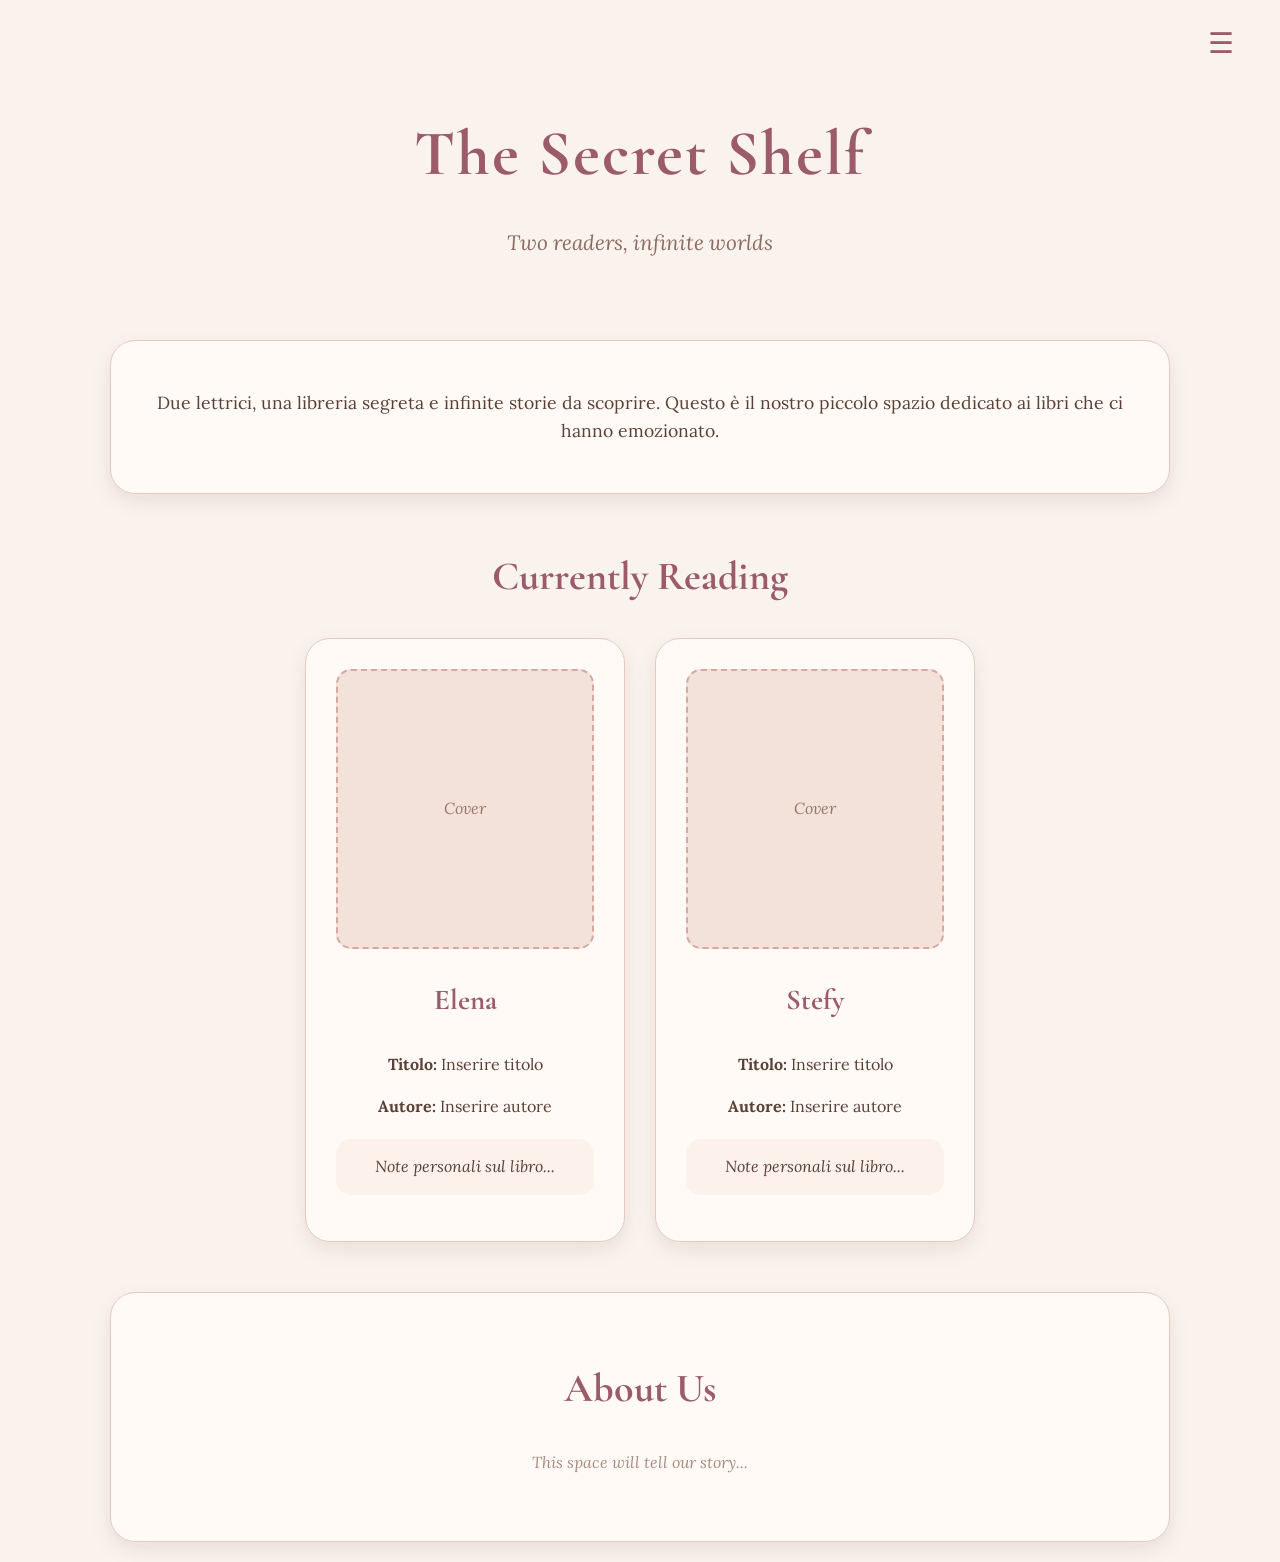
<file: index.html>
<!DOCTYPE html>
<html lang="it">

<head>
    <meta charset="UTF-8">
    <meta name="viewport" content="width=device-width, initial-scale=1.0">
    <title>The Secret Shelf</title>
    <link rel="stylesheet" href="style.css">
</head>

<body>

    <header class="hero">
        <h1>The Secret Shelf</h1>
        <p class="subtitle">Two readers, infinite worlds</p>
    </header>

    <main>

        <section class="intro card">
            <p>
                Due lettrici, una libreria segreta e infinite storie da scoprire.
                Questo è il nostro piccolo spazio dedicato ai libri che ci hanno emozionato.
            </p>
        </section>

        <section class="currently-reading">
            <h2>Currently Reading</h2>

            <div class="reading-container">

                <div class="book-card">
                    <div class="cover-placeholder">Cover</div>
                    <h3>Elena</h3>
                    <p><strong>Titolo:</strong> Inserire titolo</p>
                    <p><strong>Autore:</strong> Inserire autore</p>
                    <p class="notes">Note personali sul libro...</p>
                </div>

                <div class="book-card">
                    <div class="cover-placeholder">Cover</div>
                    <h3>Stefy</h3>
                    <p><strong>Titolo:</strong> Inserire titolo</p>
                    <p><strong>Autore:</strong> Inserire autore</p>
                    <p class="notes">Note personali sul libro...</p>
                </div>

            </div>
        </section>

        <section class="about card">
            <h2>About Us</h2>
            <p class="empty-space">
                This space will tell our story...
            </p>
        </section>

    </main>

    <script src="menu.js"></script>

</body>
</html>



</body>

</html>
</file>
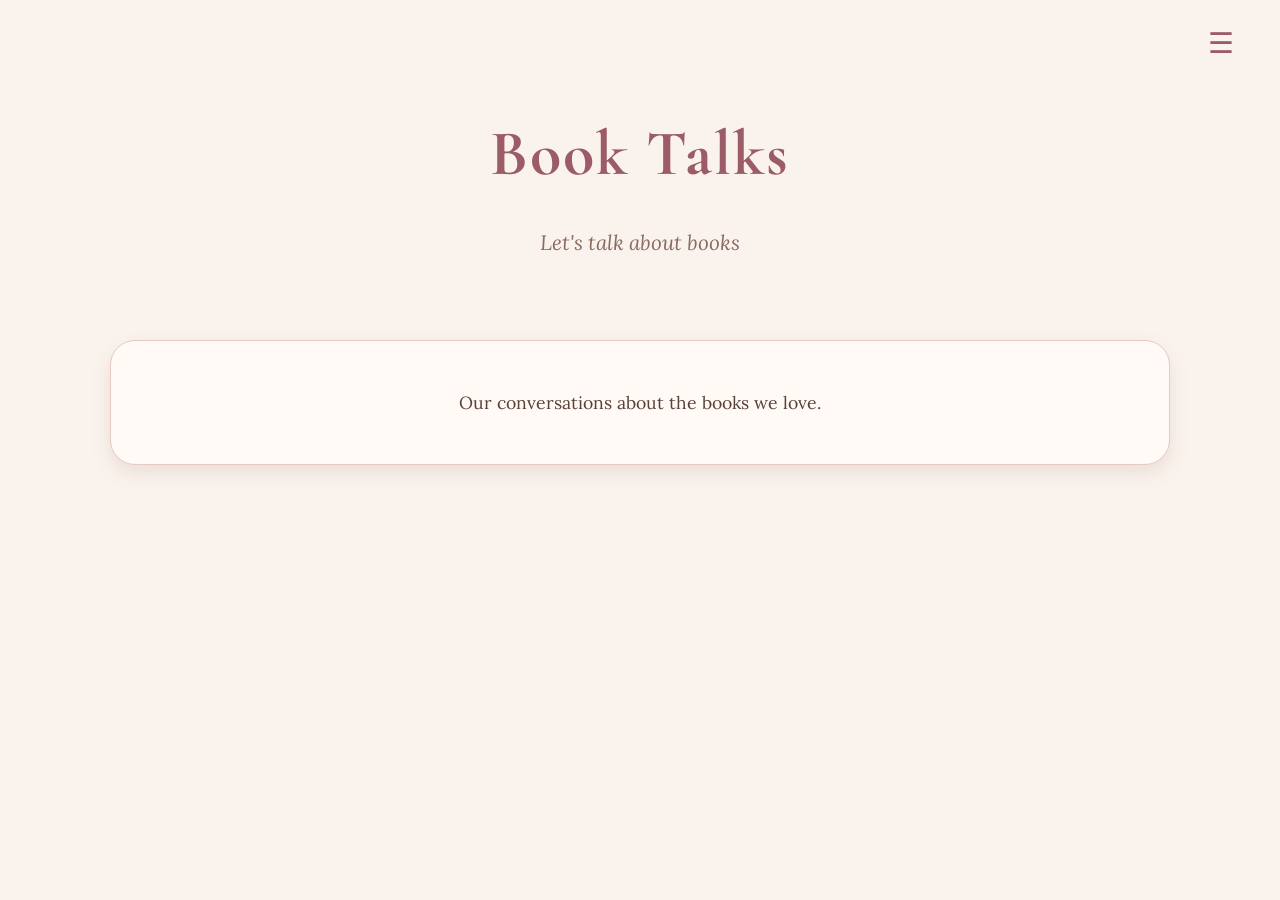
<file: book-talks.html>
<!DOCTYPE html>
<html lang="it">
<head>
    <meta charset="UTF-8">
    <meta name="viewport" content="width=device-width, initial-scale=1.0">
    <title>Book Talks | The Secret Shelf</title>
    <link rel="stylesheet" href="style.css">
</head>
<body>

    <header class="hero">
        <h1>Book Talks</h1>
        <p class="subtitle">Let's talk about books</p>
    </header>

    <main>
        <section class="intro card">
            <p>Our conversations about the books we love.</p>
        </section>
    </main>

    <script src="menu.js"></script>
</body>
</html>
</file>
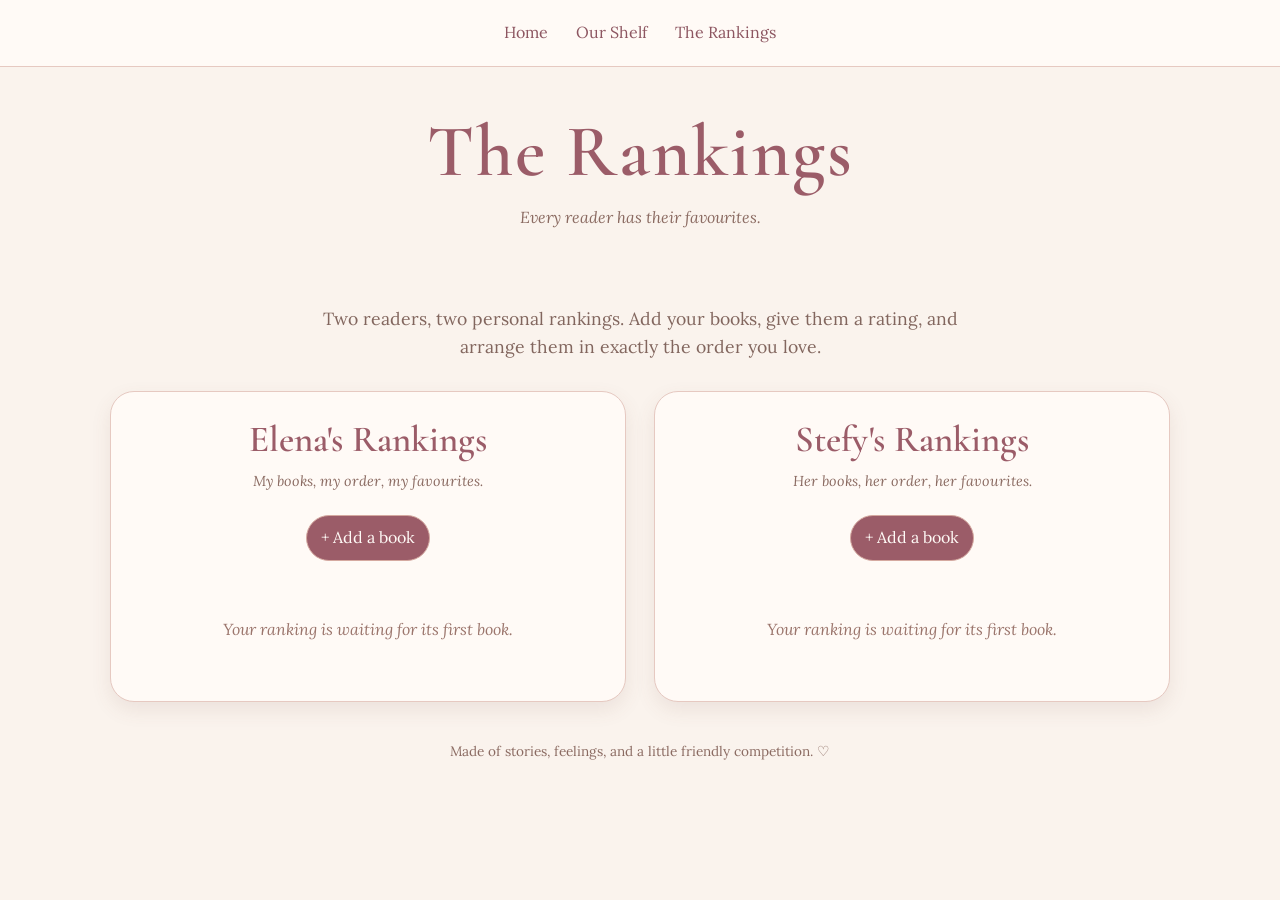
<file: rankings.html>
<!DOCTYPE html>
<html lang="en">
<head>
  <meta charset="UTF-8">
  <meta name="viewport" content="width=device-width, initial-scale=1.0">
  <title>The Rankings | The Secret Shelf</title>
  <link rel="stylesheet" href="style.css">
  <link rel="preconnect" href="https://fonts.googleapis.com">
  <link rel="preconnect" href="https://fonts.gstatic.com" crossorigin>
  <link href="https://fonts.googleapis.com/css2?family=Cormorant+Garamond:wght@500;600;700&family=Lora:wght@400;500&display=swap" rel="stylesheet">

  <style>
    * { box-sizing: border-box; }

    body {
      margin: 0;
      background: #faf3ed;
      color: #5b4038;
      font-family: 'Lora', serif;
      line-height: 1.6;
    }

    .top-nav {
      padding: 16px 20px;
      background: #fffaf6;
      border-bottom: 1px solid #e6c9c1;
      text-align: center;
    }

    .top-nav a {
      display: inline-block;
      margin: 4px 12px;
      color: #8d5661;
      text-decoration: none;
    }

    .top-nav a:hover { text-decoration: underline; }

    .hero {
      padding: 45px 20px 25px;
      text-align: center;
    }

    .hero h1 {
      margin: 0;
      color: #9b5c68;
      font: 600 clamp(3rem, 7vw, 4.6rem)/1.1 'Cormorant Garamond', Georgia, serif;
    }

    .hero p {
      margin: 12px 0;
      color: #8b6b62;
      font-style: italic;
    }

    main {
      width: min(1200px, 100%);
      margin: auto;
      padding: 20px;
    }

    .intro {
      max-width: 650px;
      margin: 0 auto 30px;
      text-align: center;
    }

    .intro p { color: #82665e; }

    .rankings-container {
      display: grid;
      grid-template-columns: repeat(2, minmax(0, 1fr));
      gap: 28px;
      align-items: start;
    }

    .ranking-section {
      min-width: 0;
      padding: 25px;
      background: #fffaf6;
      border: 1px solid #e6c9c1;
      border-radius: 24px;
      box-shadow: 0 8px 20px rgba(120, 80, 70, .10);
    }

    .ranking-section h2 {
      margin: 0 0 8px;
      color: #9b5c68;
      font: 600 2.3rem 'Cormorant Garamond', Georgia, serif;
      text-align: center;
    }

    .section-description {
      margin: 0 0 22px;
      color: #8b6b62;
      text-align: center;
      font-size: .9rem;
      font-style: italic;
    }

    button { font: inherit; }

    .add-button, .save-button, .cancel-button,
    .edit-button, .delete-button, .move-button {
      padding: 9px 14px;
      border: 1px solid #d5a9a0;
      border-radius: 25px;
      cursor: pointer;
      transition: background .2s ease, transform .2s ease;
    }

    .add-button, .save-button {
      background: #9b5c68;
      color: #fffaf6;
    }

    .add-button {
      display: block;
      margin: 0 auto 22px;
    }

    .add-button:hover, .save-button:hover {
      background: #824956;
    }

    button:hover { transform: translateY(-1px); }

    button:disabled {
      opacity: .4;
      cursor: not-allowed;
      transform: none;
    }

    .book-form[hidden] { display: none !important; }

    .book-form {
      margin-bottom: 24px;
      padding: 18px;
      background: #fdf1eb;
      border: 1px solid #e6c9c1;
      border-radius: 18px;
    }

    .book-form h3 {
      margin: 0 0 15px;
      color: #9b5c68;
      font: 600 1.8rem 'Cormorant Garamond', Georgia, serif;
    }

    .book-form label {
      display: block;
      margin: 13px 0;
      font-size: .95rem;
    }

    .book-form input[type="text"],
    .book-form select,
    .book-form textarea {
      display: block;
      width: 100%;
      margin-top: 6px;
      padding: 10px;
      border: 1px solid #d5a9a0;
      border-radius: 10px;
      background: #fffaf6;
      color: #5b4038;
      font: inherit;
    }

    .book-form input[type="file"] {
      display: block;
      width: 100%;
      margin-top: 8px;
      font: inherit;
    }

    .cover-preview {
      width: min(100%, 200px);
      aspect-ratio: 1;
      margin: 15px auto;
      overflow: hidden;
      border: 2px dashed #d5a9a0;
      border-radius: 12px;
      background: #f8eee8;
    }

    .cover-preview[hidden] { display: none !important; }

    .cover-preview img {
      width: 100%;
      height: 100%;
      object-fit: contain;
    }

    .form-buttons, .book-actions, .move-actions {
      display: flex;
      flex-wrap: wrap;
      justify-content: center;
      gap: 8px;
      margin-top: 14px;
    }

    .cancel-button, .edit-button, .move-button {
      background: #f3e2da;
      color: #704b43;
    }

    .delete-button {
      background: #fffaf6;
      border-color: #c98d91;
      color: #9b3f4d;
    }

    .ranking-list {
      display: flex;
      flex-direction: column;
      gap: 15px;
    }

    .rank-card {
      position: relative;
      min-width: 0;
      padding: 16px;
      background: #fffdfb;
      border: 1px solid #ead5cd;
      border-radius: 18px;
      overflow-wrap: anywhere;
    }

    .rank-card.first-place {
      background: #fcf0e0;
      border: 1px solid #d6b477;
      box-shadow: 0 5px 15px rgba(160, 120, 60, .12);
    }

    .rank-heading {
      display: flex;
      align-items: center;
      gap: 12px;
      margin-bottom: 12px;
    }

    .rank-number {
      display: flex;
      flex: 0 0 48px;
      width: 48px;
      height: 48px;
      align-items: center;
      justify-content: center;
      border: 1px solid #d5a9a0;
      border-radius: 50%;
      background: #f3e2da;
      color: #824956;
      font: 700 1.35rem 'Cormorant Garamond', Georgia, serif;
    }

    .first-place .rank-number {
      background: #ead19b;
      border-color: #c6a25b;
      color: #65451e;
    }

    .rank-label {
      color: #8b6b62;
      font-size: .76rem;
      letter-spacing: 1.4px;
      text-transform: uppercase;
    }

    .rank-content {
      display: grid;
      grid-template-columns: minmax(90px, 120px) minmax(0, 1fr);
      gap: 15px;
      align-items: start;
    }

    .cover-placeholder {
      display: flex;
      width: 100%;
      aspect-ratio: 1 / 1;
      align-items: center;
      justify-content: center;
      overflow: hidden;
      background: #f8eee8;
      border: 2px dashed #d5a9a0;
      border-radius: 10px;
      color: #9b756c;
      font-size: .8rem;
      text-align: center;
    }

    .cover-placeholder img {
      display: block;
      width: 100%;
      height: 100%;
      object-fit: contain;
    }

    .rank-card h3 {
      margin: 0 0 5px;
      color: #9b5c68;
      font: 600 1.65rem/1.2 'Cormorant Garamond', Georgia, serif;
    }

    .rank-author {
      margin: 0 0 9px;
      color: #82665e;
      font-size: .9rem;
    }

    .rank-rating {
      margin: 6px 0;
      color: #b47c38;
      letter-spacing: 1px;
    }

    .rank-review {
      margin: 12px 0 0;
      padding: 10px;
      background: #fdf1eb;
      border-radius: 10px;
      white-space: pre-wrap;
      overflow-wrap: anywhere;
      font-size: .9rem;
    }

    .rank-review:empty { display: none; }

    .empty-message {
      color: #9b756c;
      font-style: italic;
      text-align: center;
      padding: 18px 8px;
    }

    .empty-message[hidden] { display: none !important; }

    .footer-note {
      padding: 25px 10px 40px;
      color: #8b6b62;
      font-size: .85rem;
      text-align: center;
    }

    @media (max-width: 820px) {
      .rankings-container { grid-template-columns: 1fr; }
    }

    @media (max-width: 430px) {
      main { padding: 12px; }
      .ranking-section { padding: 16px; }
      .rank-content { grid-template-columns: 90px minmax(0, 1fr); gap: 12px; }
      .rank-card { padding: 12px; }
    }
  </style>
</head>

<body>
  <nav class="top-nav" aria-label="Main navigation">
    <a href="index.html">Home</a>
    <a href="shelf.html">Our Shelf</a>
    <a href="rankings.html">The Rankings</a>
  </nav>

  <header class="hero">
    <h1>The Rankings</h1>
    <p>Every reader has their favourites.</p>
  </header>

  <main>
    <div class="intro">
      <p>
        Two readers, two personal rankings. Add your books, give them a rating,
        and arrange them in exactly the order you love.
      </p>
    </div>

    <div class="rankings-container">

      <section class="ranking-section" data-ranking="elena">
        <h2>Elena's Rankings</h2>
        <p class="section-description">My books, my order, my favourites.</p>
        <button class="add-button" type="button">+ Add a book</button>

        <form class="book-form" hidden>
          <h3>Add a book</h3>

          <label>
            Cover image
            <input name="cover" type="file" accept="image/*">
          </label>

          <div class="cover-preview" hidden>
            <img alt="Cover preview">
          </div>

          <label>
            Title *
            <input name="title" type="text" required maxlength="160"
                   placeholder="Book title">
          </label>

          <label>
            Author *
            <input name="author" type="text" required maxlength="120"
                   placeholder="Author's name">
          </label>

          <label>
            My rating
            <select name="rating">
              <option value="5">★★★★★</option>
              <option value="4">★★★★☆</option>
              <option value="3">★★★☆☆</option>
              <option value="2">★★☆☆☆</option>
              <option value="1">★☆☆☆☆</option>
            </select>
          </label>

          <label>
            Why is it on my ranking? (optional)
            <textarea name="review" rows="3"
                      placeholder="A favourite quote, a feeling, a memory..."></textarea>
          </label>

          <div class="form-buttons">
            <button class="save-button" type="submit">Save book</button>
            <button class="cancel-button" type="button">Cancel</button>
          </div>
        </form>

        <div class="ranking-list"></div>
        <p class="empty-message">Your ranking is waiting for its first book.</p>
      </section>

      <section class="ranking-section" data-ranking="stefy">
        <h2>Stefy's Rankings</h2>
        <p class="section-description">Her books, her order, her favourites.</p>
        <button class="add-button" type="button">+ Add a book</button>

        <form class="book-form" hidden>
          <h3>Add a book</h3>

          <label>
            Cover image
            <input name="cover" type="file" accept="image/*">
          </label>

          <div class="cover-preview" hidden>
            <img alt="Cover preview">
          </div>

          <label>
            Title *
            <input name="title" type="text" required maxlength="160"
                   placeholder="Book title">
          </label>

          <label>
            Author *
            <input name="author" type="text" required maxlength="120"
                   placeholder="Author's name">
          </label>

          <label>
            My rating
            <select name="rating">
              <option value="5">★★★★★</option>
              <option value="4">★★★★☆</option>
              <option value="3">★★★☆☆</option>
              <option value="2">★★☆☆☆</option>
              <option value="1">★☆☆☆☆</option>
            </select>
          </label>

          <label>
            Why is it on my ranking? (optional)
            <textarea name="review" rows="3"
                      placeholder="A favourite quote, a feeling, a memory..."></textarea>
          </label>

          <div class="form-buttons">
            <button class="save-button" type="submit">Save book</button>
            <button class="cancel-button" type="button">Cancel</button>
          </div>
        </form>

        <div class="ranking-list"></div>
        <p class="empty-message">Your ranking is waiting for its first book.</p>
      </section>

    </div>

    <p class="footer-note">
      Made of stories, feelings, and a little friendly competition. ♡
    </p>
  </main>

  <script>
    (function () {
      "use strict";

      // Separate storage from Our Shelf and between Elena and Stefy.
      const STORAGE_KEY = "theSecretShelfRankings_v1";

      function emptyRankings() {
        return { elena: [], stefy: [] };
      }

      function loadRankings() {
        try {
          const saved = localStorage.getItem(STORAGE_KEY);
          if (!saved) return emptyRankings();

          const parsed = JSON.parse(saved);
          return {
            elena: Array.isArray(parsed.elena) ? parsed.elena : [],
            stefy: Array.isArray(parsed.stefy) ? parsed.stefy : []
          };
        } catch (error) {
          alert("The saved rankings could not be read.");
          return emptyRankings();
        }
      }

      let rankings = loadRankings();

      function persistRankings() {
        try {
          localStorage.setItem(STORAGE_KEY, JSON.stringify(rankings));
          return true;
        } catch (error) {
          alert("The ranking could not be saved. Try using a smaller cover image.");
          return false;
        }
      }

      function makeId() {
        if (window.crypto && typeof window.crypto.randomUUID === "function") {
          return window.crypto.randomUUID();
        }
        return String(Date.now()) + Math.random().toString(16).slice(2);
      }

      function prepareCover(file) {
        return new Promise(function (resolve, reject) {
          if (!file) {
            resolve(null);
            return;
          }

          if (!file.type.startsWith("image/")) {
            reject(new Error("Please choose an image file."));
            return;
          }

          const reader = new FileReader();

          reader.onerror = function () {
            reject(new Error("The cover image could not be read."));
          };

          reader.onload = function () {
            const image = new Image();

            image.onerror = function () {
              reject(new Error("The selected image could not be opened."));
            };

            image.onload = function () {
              const maxSide = 600;
              const scale = Math.min(
                1,
                maxSide / Math.max(image.naturalWidth, image.naturalHeight)
              );

              const canvas = document.createElement("canvas");
              canvas.width = Math.max(1, Math.round(image.naturalWidth * scale));
              canvas.height = Math.max(1, Math.round(image.naturalHeight * scale));

              const context = canvas.getContext("2d");
              if (!context) {
                reject(new Error("The cover could not be processed."));
                return;
              }

              context.fillStyle = "#fffaf6";
              context.fillRect(0, 0, canvas.width, canvas.height);
              context.drawImage(image, 0, 0, canvas.width, canvas.height);

              try {
                resolve(canvas.toDataURL("image/jpeg", 0.78));
              } catch (error) {
                reject(new Error("The cover could not be prepared."));
              }
            };

            image.src = reader.result;
          };

          reader.readAsDataURL(file);
        });
      }

      function renderRanking(key) {
        const section = document.querySelector('[data-ranking="' + key + '"]');
        const list = section.querySelector(".ranking-list");
        const empty = section.querySelector(".empty-message");

        list.replaceChildren();

        rankings[key].forEach(function (book, index) {
          const card = document.createElement("article");
          card.className = "rank-card" + (index === 0 ? " first-place" : "");

          const heading = document.createElement("div");
          heading.className = "rank-heading";

          const number = document.createElement("div");
          number.className = "rank-number";
          number.textContent = index === 0 ? "👑" : "#" + (index + 1);
          number.setAttribute("aria-label", "Position " + (index + 1));

          const label = document.createElement("div");
          label.className = "rank-label";
          label.textContent = index === 0 ? "My number one" : "Position " + (index + 1);

          heading.append(number, label);

          const content = document.createElement("div");
          content.className = "rank-content";

          const cover = document.createElement("div");
          cover.className = "cover-placeholder";

          if (book.cover) {
            const img = document.createElement("img");
            img.src = book.cover;
            img.alt = "Cover of " + book.title;
            cover.appendChild(img);
          } else {
            cover.textContent = "Book cover";
          }

          const details = document.createElement("div");

          const title = document.createElement("h3");
          title.textContent = book.title;

          const author = document.createElement("p");
          author.className = "rank-author";
          author.textContent = "by " + book.author;

          const rating = document.createElement("p");
          rating.className = "rank-rating";
          rating.textContent =
            "★".repeat(Number(book.rating)) +
            "☆".repeat(5 - Number(book.rating));

          const review = document.createElement("p");
          review.className = "rank-review";
          review.textContent = book.review || "";

          details.append(title, author, rating, review);
          content.append(cover, details);

          const moveActions = document.createElement("div");
          moveActions.className = "move-actions";

          const up = document.createElement("button");
          up.type = "button";
          up.className = "move-button";
          up.textContent = "↑ Move up";
          up.disabled = index === 0;
          up.addEventListener("click", function () {
            moveBook(key, index, index - 1);
          });

          const down = document.createElement("button");
          down.type = "button";
          down.className = "move-button";
          down.textContent = "↓ Move down";
          down.disabled = index === rankings[key].length - 1;
          down.addEventListener("click", function () {
            moveBook(key, index, index + 1);
          });

          moveActions.append(up, down);

          const actions = document.createElement("div");
          actions.className = "book-actions";

          const edit = document.createElement("button");
          edit.type = "button";
          edit.className = "edit-button";
          edit.textContent = "✏️ Edit";
          edit.addEventListener("click", function () {
            openForm(key, book.id);
          });

          const remove = document.createElement("button");
          remove.type = "button";
          remove.className = "delete-button";
          remove.textContent = "🗑 Delete";
          remove.addEventListener("click", function () {
            if (!window.confirm('Delete "' + book.title + '" from this ranking?')) {
              return;
            }

            const previous = rankings[key];
            rankings[key] = previous.filter(function (item) {
              return item.id !== book.id;
            });

            if (!persistRankings()) {
              rankings[key] = previous;
              return;
            }

            renderRanking(key);
          });

          actions.append(edit, remove);
          card.append(heading, content, moveActions, actions);
          list.appendChild(card);
        });

        empty.hidden = rankings[key].length > 0;
      }

      function moveBook(key, from, to) {
        if (to < 0 || to >= rankings[key].length) return;

        const previous = rankings[key].slice();
        const moved = rankings[key].splice(from, 1)[0];
        rankings[key].splice(to, 0, moved);

        if (!persistRankings()) {
          rankings[key] = previous;
          return;
        }

        renderRanking(key);
      }

      function openForm(key, bookId) {
        const section = document.querySelector('[data-ranking="' + key + '"]');
        const form = section.querySelector(".book-form");
        const preview = form.querySelector(".cover-preview");
        const previewImage = preview.querySelector("img");

        form.reset();

        const book = bookId
          ? rankings[key].find(function (item) {
              return item.id === bookId;
            })
          : null;

        form.dataset.editingId = book ? book.id : "";
        form.querySelector("h3").textContent = book ? "Edit book" : "Add a book";
        form.querySelector('[type="submit"]').textContent =
          book ? "Save changes" : "Save book";

        if (book) {
          form.elements.title.value = book.title;
          form.elements.author.value = book.author;
          form.elements.rating.value = String(book.rating);
          form.elements.review.value = book.review || "";

          if (book.cover) {
            previewImage.src = book.cover;
            preview.hidden = false;
          } else {
            previewImage.removeAttribute("src");
            preview.hidden = true;
          }
        } else {
          previewImage.removeAttribute("src");
          preview.hidden = true;
        }

        form.hidden = false;
        form.scrollIntoView({ behavior: "smooth", block: "nearest" });
        form.elements.title.focus();
      }

      document.querySelectorAll(".ranking-section").forEach(function (section) {
        const key = section.dataset.ranking;
        const form = section.querySelector(".book-form");
        const coverInput = form.elements.cover;
        const preview = form.querySelector(".cover-preview");
        const previewImage = preview.querySelector("img");

        section.querySelector(".add-button").addEventListener("click", function () {
          openForm(key, null);
        });

        section.querySelector(".cancel-button").addEventListener("click", function () {
          form.reset();
          form.hidden = true;
          form.dataset.editingId = "";
          preview.hidden = true;
          previewImage.removeAttribute("src");
        });

        coverInput.addEventListener("change", function () {
          const file = coverInput.files && coverInput.files[0];
          if (!file) return;

          if (!file.type.startsWith("image/")) {
            alert("Please select an image file.");
            coverInput.value = "";
            return;
          }

          const reader = new FileReader();
          reader.onload = function () {
            previewImage.src = reader.result;
            preview.hidden = false;
          };
          reader.readAsDataURL(file);
        });

        form.addEventListener("submit", async function (event) {
          event.preventDefault();

          const title = form.elements.title.value.trim();
          const author = form.elements.author.value.trim();
          const rating = Number(form.elements.rating.value);
          const review = form.elements.review.value.trim();
          const editingId = form.dataset.editingId;

          if (!title || !author) {
            alert("Please enter both a title and an author.");
            return;
          }

          const existing = editingId
            ? rankings[key].find(function (item) {
                return item.id === editingId;
              })
            : null;

          const saveButton = form.querySelector('[type="submit"]');
          saveButton.disabled = true;

          try {
            const file = coverInput.files && coverInput.files[0];
            const newCover = file ? await prepareCover(file) : null;

            const updated = {
              id: existing ? existing.id : makeId(),
              title: title,
              author: author,
              rating: rating,
              review: review,
              cover: newCover !== null
                ? newCover
                : (existing ? existing.cover : "")
            };

            const previous = rankings[key].slice();

            if (existing) {
              rankings[key] = rankings[key].map(function (item) {
                return item.id === existing.id ? updated : item;
              });
            } else {
              // New books go to the bottom; the user can move them afterwards.
              rankings[key].push(updated);
            }

            if (!persistRankings()) {
              rankings[key] = previous;
              return;
            }

            renderRanking(key);

            form.reset();
            form.hidden = true;
            form.dataset.editingId = "";
            preview.hidden = true;
            previewImage.removeAttribute("src");
          } catch (error) {
            alert(error.message || "Could not save the book. Please try again.");
          } finally {
            saveButton.disabled = false;
          }
        });

        renderRanking(key);
      });
    })();
  </script>
</body>
</html>
</file>
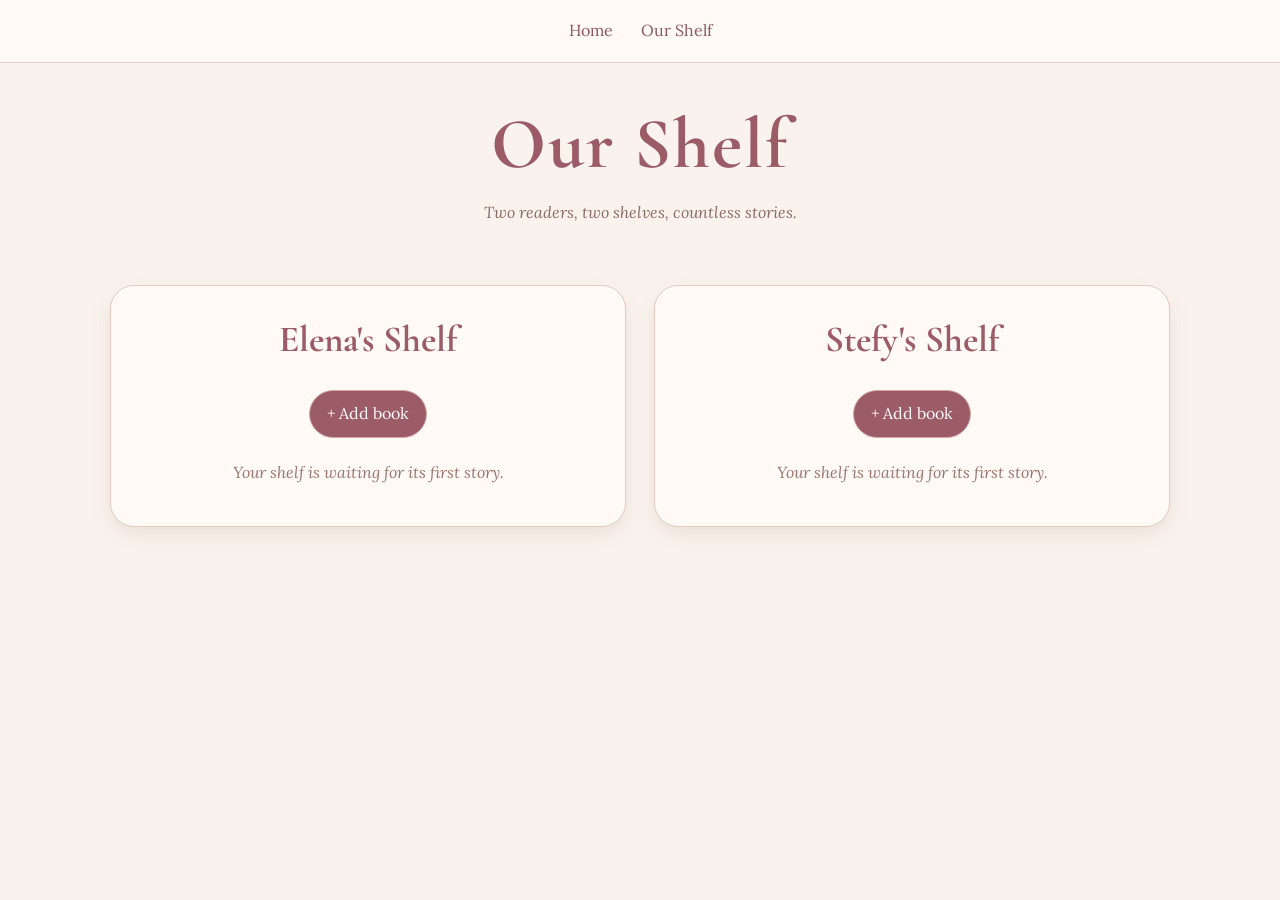
<file: shelf.html>
<!DOCTYPE html>
<html lang="en">
<head>
  <meta charset="UTF-8">
  <meta name="viewport" content="width=device-width, initial-scale=1.0">
  <title>Our Shelf | The Secret Shelf</title>
  <link rel="stylesheet" href="style.css">

  <link rel="preconnect" href="https://fonts.googleapis.com">
  <link rel="preconnect" href="https://fonts.gstatic.com" crossorigin>
  <link href="https://fonts.googleapis.com/css2?family=Cormorant+Garamond:wght@500;600;700&family=Lora:wght@400;500&display=swap" rel="stylesheet">

  <style>
    * { box-sizing: border-box; }

    body {
      margin: 0;
      background: #faf3ed;
      color: #5b4038;
      font-family: 'Lora', serif;
      line-height: 1.6;
    }

    .top-nav {
      padding: 18px 24px;
      text-align: center;
      background: #fffaf6;
      border-bottom: 1px solid #e6c9c1;
    }

    .top-nav a {
      margin: 0 12px;
      color: #8d5661;
      text-decoration: none;
    }

    .top-nav a:hover { text-decoration: underline; }

    .hero {
      text-align: center;
      padding: 42px 20px 24px;
    }

    .hero h1 {
      margin: 0;
      color: #9b5c68;
      font-family: 'Cormorant Garamond', Georgia, serif;
      font-size: clamp(3rem, 7vw, 4.5rem);
      line-height: 1.1;
    }

    .hero p {
      color: #8b6b62;
      font-style: italic;
    }

    main {
      width: min(1200px, 100%);
      margin: auto;
      padding: 20px;
    }

    .shelves-container {
      display: grid;
      grid-template-columns: repeat(2, minmax(0, 1fr));
      gap: 28px;
      align-items: start;
    }

    .shelf-section {
      min-width: 0;
      padding: 25px;
      background: #fffaf6;
      border: 1px solid #e6c9c1;
      border-radius: 24px;
      box-shadow: 0 8px 20px rgba(120, 80, 70, .10);
    }

    .shelf-section h2 {
      margin: 0 0 20px;
      color: #9b5c68;
      text-align: center;
      font-family: 'Cormorant Garamond', Georgia, serif;
      font-size: 2.3rem;
    }

    button { font: inherit; }

    .add-button, .save-button, .cancel-button,
    .edit-book-button, .delete-book-button {
      padding: 10px 17px;
      border: 1px solid #d5a9a0;
      border-radius: 30px;
      cursor: pointer;
      transition: .2s ease;
    }

    .add-button, .save-button {
      background: #9b5c68;
      color: #fffaf6;
    }

    .add-button {
      display: block;
      margin: 0 auto 22px;
    }

    .add-button:hover, .save-button:hover {
      background: #824956;
    }

    .book-form[hidden] { display: none !important; }

    .book-form {
      margin-bottom: 25px;
      padding: 20px;
      background: #fdf1eb;
      border: 1px solid #e6c9c1;
      border-radius: 18px;
    }

    .book-form h3 {
      margin: 0 0 15px;
      color: #9b5c68;
      font-family: 'Cormorant Garamond', Georgia, serif;
      font-size: 1.8rem;
    }

    .book-form label {
      display: block;
      margin: 13px 0;
      font-weight: 500;
    }

    .book-form input[type="text"],
    .book-form select,
    .book-form textarea {
      display: block;
      width: 100%;
      margin-top: 6px;
      padding: 11px;
      border: 1px solid #d5a9a0;
      border-radius: 10px;
      background: #fffaf6;
      color: #5b4038;
      font: inherit;
    }

    .book-form input[type="file"] {
      display: block;
      width: 100%;
      margin-top: 8px;
      font: inherit;
    }

    .cover-preview {
      width: min(100%, 220px);
      aspect-ratio: 1 / 1;
      margin: 15px auto;
      overflow: hidden;
      background: #f3e2da;
      border: 2px dashed #d5a9a0;
      border-radius: 12px;
    }

    .cover-preview[hidden] { display: none !important; }

    .cover-preview img {
      width: 100%;
      height: 100%;
      object-fit: contain;
    }

    .form-buttons, .book-actions {
      display: flex;
      justify-content: center;
      flex-wrap: wrap;
      gap: 9px;
      margin-top: 16px;
    }

    .cancel-button, .edit-book-button {
      background: #f3e2da;
      color: #704b43;
    }

    .delete-book-button {
      background: #fffaf6;
      border-color: #c98d91;
      color: #9b3f4d;
    }

    .add-button:hover, .save-button:hover,
    .cancel-button:hover, .edit-book-button:hover,
    .delete-book-button:hover {
      transform: translateY(-1px);
    }

    .reading-container {
      display: grid;
      grid-template-columns: repeat(auto-fit, minmax(190px, 1fr));
      gap: 18px;
      align-items: stretch;
    }

    .book-card {
      min-width: 0;
      padding: 16px;
      overflow-wrap: anywhere;
      background: #fffaf6;
      border: 1px solid #e6c9c1;
      border-radius: 19px;
      box-shadow: 0 5px 15px rgba(120, 80, 70, .08);
      text-align: center;
    }

    .cover-placeholder {
      display: flex;
      width: 100%;
      aspect-ratio: 1 / 1;
      align-items: center;
      justify-content: center;
      margin-bottom: 14px;
      overflow: hidden;
      background: #f8eee8;
      border: 2px dashed #d5a9a0;
      border-radius: 12px;
      color: #9b756c;
      font-style: italic;
    }

    .cover-placeholder img {
      display: block;
      width: 100%;
      height: 100%;
      object-fit: contain;
    }

    .book-card h3 {
      margin: 8px 0;
      color: #9b5c68;
      font-family: 'Cormorant Garamond', Georgia, serif;
      font-size: 1.7rem;
      line-height: 1.2;
    }

    .book-card p { margin: 9px 0; }

    .book-rating {
      color: #b47c38;
      letter-spacing: 2px;
    }

    .notes {
      padding: 12px;
      background: #fdf1eb;
      border-radius: 12px;
      text-align: left;
      white-space: pre-wrap;
      overflow-wrap: anywhere;
    }

    .empty-message {
      color: #9b756c;
      text-align: center;
      font-style: italic;
    }

    .empty-message[hidden] { display: none; }

    @media (max-width: 760px) {
      .shelves-container { grid-template-columns: 1fr; }
      .shelf-section { padding: 18px; }
      .top-nav a { display: inline-block; margin: 4px 8px; }
    }
  </style>
</head>

<body>
  <nav class="top-nav" aria-label="Main navigation">
    <a href="index.html">Home</a>
    <a href="shelf.html">Our Shelf</a>
  </nav>

  <header class="hero">
    <h1>Our Shelf</h1>
    <p>Two readers, two shelves, countless stories.</p>
  </header>

  <main>
    <div class="shelves-container">

      <!-- ELENA'S SHELF -->
      <section class="shelf-section" data-shelf="elena">
        <h2>Elena's Shelf</h2>
        <button class="add-button" type="button">+ Add book</button>

        <form class="book-form" hidden>
          <h3>Add a new book</h3>

          <label>
            Book cover
            <input name="cover" type="file" accept="image/*">
          </label>

          <div class="cover-preview" hidden>
            <img alt="Book cover preview">
          </div>

          <label>
            Title *
            <input name="title" type="text" required maxlength="160"
                   placeholder="Book title">
          </label>

          <label>
            Author *
            <input name="author" type="text" required maxlength="120"
                   placeholder="Author's name">
          </label>

          <label>
            Rating
            <select name="rating">
              <option value="5">★★★★★</option>
              <option value="4">★★★★☆</option>
              <option value="3">★★★☆☆</option>
              <option value="2">★★☆☆☆</option>
              <option value="1">★☆☆☆☆</option>
            </select>
          </label>

          <label>
            Review
            <textarea name="review" rows="4"
                      placeholder="Write your thoughts about the book..."></textarea>
          </label>

          <div class="form-buttons">
            <button class="save-button" type="submit">Save book</button>
            <button class="cancel-button" type="button">Cancel</button>
          </div>
        </form>

        <div class="reading-container" aria-live="polite"></div>
        <p class="empty-message">Your shelf is waiting for its first story.</p>
      </section>

      <!-- STEFY'S SHELF -->
      <section class="shelf-section" data-shelf="stefy">
        <h2>Stefy's Shelf</h2>
        <button class="add-button" type="button">+ Add book</button>

        <form class="book-form" hidden>
          <h3>Add a new book</h3>

          <label>
            Book cover
            <input name="cover" type="file" accept="image/*">
          </label>

          <div class="cover-preview" hidden>
            <img alt="Book cover preview">
          </div>

          <label>
            Title *
            <input name="title" type="text" required maxlength="160"
                   placeholder="Book title">
          </label>

          <label>
            Author *
            <input name="author" type="text" required maxlength="120"
                   placeholder="Author's name">
          </label>

          <label>
            Rating
            <select name="rating">
              <option value="5">★★★★★</option>
              <option value="4">★★★★☆</option>
              <option value="3">★★★☆☆</option>
              <option value="2">★★☆☆☆</option>
              <option value="1">★☆☆☆☆</option>
            </select>
          </label>

          <label>
            Review
            <textarea name="review" rows="4"
                      placeholder="Write your thoughts about the book..."></textarea>
          </label>

          <div class="form-buttons">
            <button class="save-button" type="submit">Save book</button>
            <button class="cancel-button" type="button">Cancel</button>
          </div>
        </form>

        <div class="reading-container" aria-live="polite"></div>
        <p class="empty-message">Your shelf is waiting for its first story.</p>
      </section>

    </div>
  </main>

  <script>
    (function () {
      "use strict";

      const STORAGE_KEY = "theSecretShelfBooks_v1";

      function emptyShelves() {
        return { elena: [], stefy: [] };
      }

      function loadBooks() {
        try {
          const stored = localStorage.getItem(STORAGE_KEY);
          if (!stored) return emptyShelves();

          const parsed = JSON.parse(stored);
          return {
            elena: Array.isArray(parsed.elena) ? parsed.elena : [],
            stefy: Array.isArray(parsed.stefy) ? parsed.stefy : []
          };
        } catch (error) {
          alert("Saved books could not be read. Your existing browser data has not been deleted.");
          return emptyShelves();
        }
      }

      let books = loadBooks();

      function persistBooks() {
        try {
          localStorage.setItem(STORAGE_KEY, JSON.stringify(books));
          return true;
        } catch (error) {
          alert(
            "The books could not be saved in this browser. " +
            "The cover image may be too large. Try a smaller image."
          );
          return false;
        }
      }

      function newId() {
        if (window.crypto && typeof window.crypto.randomUUID === "function") {
          return window.crypto.randomUUID();
        }
        return String(Date.now()) + Math.random().toString(16).slice(2);
      }

      // Resize covers before saving, to reduce browser storage usage.
      function prepareCover(file) {
        return new Promise(function (resolve, reject) {
          if (!file) {
            resolve("");
            return;
          }

          if (!file.type.startsWith("image/")) {
            reject(new Error("Please select an image file."));
            return;
          }

          const reader = new FileReader();

          reader.onerror = function () {
            reject(new Error("The image could not be read."));
          };

          reader.onload = function () {
            const image = new Image();

            image.onerror = function () {
              reject(new Error("The selected image could not be opened."));
            };

            image.onload = function () {
              const maxSize = 600;
              const scale = Math.min(
                1,
                maxSize / Math.max(image.naturalWidth, image.naturalHeight)
              );

              const canvas = document.createElement("canvas");
              canvas.width = Math.max(1, Math.round(image.naturalWidth * scale));
              canvas.height = Math.max(1, Math.round(image.naturalHeight * scale));

              const context = canvas.getContext("2d");
              if (!context) {
                reject(new Error("The image could not be processed."));
                return;
              }

              context.fillStyle = "#fffaf6";
              context.fillRect(0, 0, canvas.width, canvas.height);
              context.drawImage(image, 0, 0, canvas.width, canvas.height);

              try {
                resolve(canvas.toDataURL("image/jpeg", 0.78));
              } catch (error) {
                reject(new Error("The image could not be prepared."));
              }
            };

            image.src = reader.result;
          };

          reader.readAsDataURL(file);
        });
      }

      function createBookCard(shelfKey, book) {
        const card = document.createElement("article");
        card.className = "book-card";

        const cover = document.createElement("div");
        cover.className = "cover-placeholder";

        if (book.cover) {
          const image = document.createElement("img");
          image.src = book.cover;
          image.alt = "Cover of " + book.title;
          cover.appendChild(image);
        } else {
          cover.textContent = "Book cover";
        }

        const title = document.createElement("h3");
        title.textContent = book.title;

        const author = document.createElement("p");
        author.textContent = "by " + book.author;

        const rating = document.createElement("p");
        rating.className = "book-rating";
        rating.textContent =
          "★".repeat(Number(book.rating)) +
          "☆".repeat(5 - Number(book.rating));
        rating.setAttribute("aria-label", book.rating + " out of 5 stars");

        const review = document.createElement("p");
        review.className = "notes";
        review.textContent = book.review || "No review added yet.";

        const actions = document.createElement("div");
        actions.className = "book-actions";

        const editButton = document.createElement("button");
        editButton.type = "button";
        editButton.className = "edit-book-button";
        editButton.textContent = "✏️ Edit";
        editButton.addEventListener("click", function () {
          openForm(shelfKey, book.id);
        });

        const deleteButton = document.createElement("button");
        deleteButton.type = "button";
        deleteButton.className = "delete-book-button";
        deleteButton.textContent = "🗑 Delete";
        deleteButton.addEventListener("click", function () {
          const confirmed = window.confirm(
            'Are you sure you want to delete "' + book.title + '"?'
          );

          if (!confirmed) return;

          const previousBooks = books[shelfKey];
          books[shelfKey] = previousBooks.filter(function (item) {
            return item.id !== book.id;
          });

          if (!persistBooks()) {
            books[shelfKey] = previousBooks;
            return;
          }

          renderShelf(shelfKey);
        });

        actions.append(editButton, deleteButton);
        card.append(cover, title, author, rating, review, actions);

        return card;
      }

      function renderShelf(shelfKey) {
        const shelf = document.querySelector(
          '[data-shelf="' + shelfKey + '"]'
        );

        const container = shelf.querySelector(".reading-container");
        const emptyMessage = shelf.querySelector(".empty-message");

        container.replaceChildren();

        books[shelfKey].forEach(function (book) {
          container.appendChild(createBookCard(shelfKey, book));
        });

        emptyMessage.hidden = books[shelfKey].length > 0;
      }

      function openForm(shelfKey, bookId) {
        const shelf = document.querySelector(
          '[data-shelf="' + shelfKey + '"]'
        );
        const form = shelf.querySelector(".book-form");
        const preview = form.querySelector(".cover-preview");
        const previewImage = preview.querySelector("img");

        form.reset();

        const book = bookId
          ? books[shelfKey].find(function (item) {
              return item.id === bookId;
            })
          : null;

        form.dataset.editingId = book ? book.id : "";

        form.querySelector("h3").textContent =
          book ? "Edit book" : "Add a new book";

        form.querySelector('[type="submit"]').textContent =
          book ? "Update book" : "Save book";

        if (book) {
          form.elements.title.value = book.title;
          form.elements.author.value = book.author;
          form.elements.rating.value = String(book.rating);
          form.elements.review.value = book.review || "";

          if (book.cover) {
            previewImage.src = book.cover;
            preview.hidden = false;
          } else {
            previewImage.removeAttribute("src");
            preview.hidden = true;
          }
        } else {
          previewImage.removeAttribute("src");
          preview.hidden = true;
        }

        form.hidden = false;
        form.scrollIntoView({ behavior: "smooth", block: "nearest" });
        form.elements.title.focus();
      }

      document.querySelectorAll(".shelf-section").forEach(function (shelf) {
        const shelfKey = shelf.dataset.shelf;
        const form = shelf.querySelector(".book-form");
        const coverInput = form.elements.cover;
        const preview = form.querySelector(".cover-preview");
        const previewImage = preview.querySelector("img");

        shelf.querySelector(".add-button").addEventListener("click", function () {
          openForm(shelfKey, null);
        });

        shelf.querySelector(".cancel-button").addEventListener("click", function () {
          form.reset();
          form.hidden = true;
          form.dataset.editingId = "";
          preview.hidden = true;
          previewImage.removeAttribute("src");
        });

        coverInput.addEventListener("change", function () {
          const file = coverInput.files && coverInput.files[0];

          if (!file) return;

          if (!file.type.startsWith("image/")) {
            alert("Please choose an image file.");
            coverInput.value = "";
            return;
          }

          const reader = new FileReader();

          reader.onload = function () {
            previewImage.src = reader.result;
            preview.hidden = false;
          };

          reader.readAsDataURL(file);
        });

        form.addEventListener("submit", async function (event) {
          event.preventDefault();

          const title = form.elements.title.value.trim();
          const author = form.elements.author.value.trim();
          const rating = Number(form.elements.rating.value);
          const review = form.elements.review.value.trim();
          const editingId = form.dataset.editingId;

          if (!title || !author) {
            alert("Please enter both the title and the author.");
            return;
          }

          const existing = editingId
            ? books[shelfKey].find(function (item) {
                return item.id === editingId;
              })
            : null;

          const saveButton = form.querySelector('[type="submit"]');
          saveButton.disabled = true;

          try {
            const file = coverInput.files && coverInput.files[0];
            const uploadedCover = file ? await prepareCover(file) : null;

            const updatedBook = {
              id: existing ? existing.id : newId(),
              title: title,
              author: author,
              rating: rating,
              review: review,
              cover: uploadedCover !== null
                ? uploadedCover
                : (existing ? existing.cover : "")
            };

            const previousBooks = books[shelfKey].slice();

            if (existing) {
              books[shelfKey] = books[shelfKey].map(function (item) {
                return item.id === existing.id ? updatedBook : item;
              });
            } else {
              books[shelfKey].push(updatedBook);
            }

            if (!persistBooks()) {
              books[shelfKey] = previousBooks;
              return;
            }

            renderShelf(shelfKey);

            form.reset();
            form.hidden = true;
            form.dataset.editingId = "";
            preview.hidden = true;
            previewImage.removeAttribute("src");
          } catch (error) {
            alert(error.message || "The book could not be saved. Please try again.");
          } finally {
            saveButton.disabled = false;
          }
        });

        renderShelf(shelfKey);
      });
    })();
  </script>
</body>
</html>

</script>
</body>
</html>
</file>
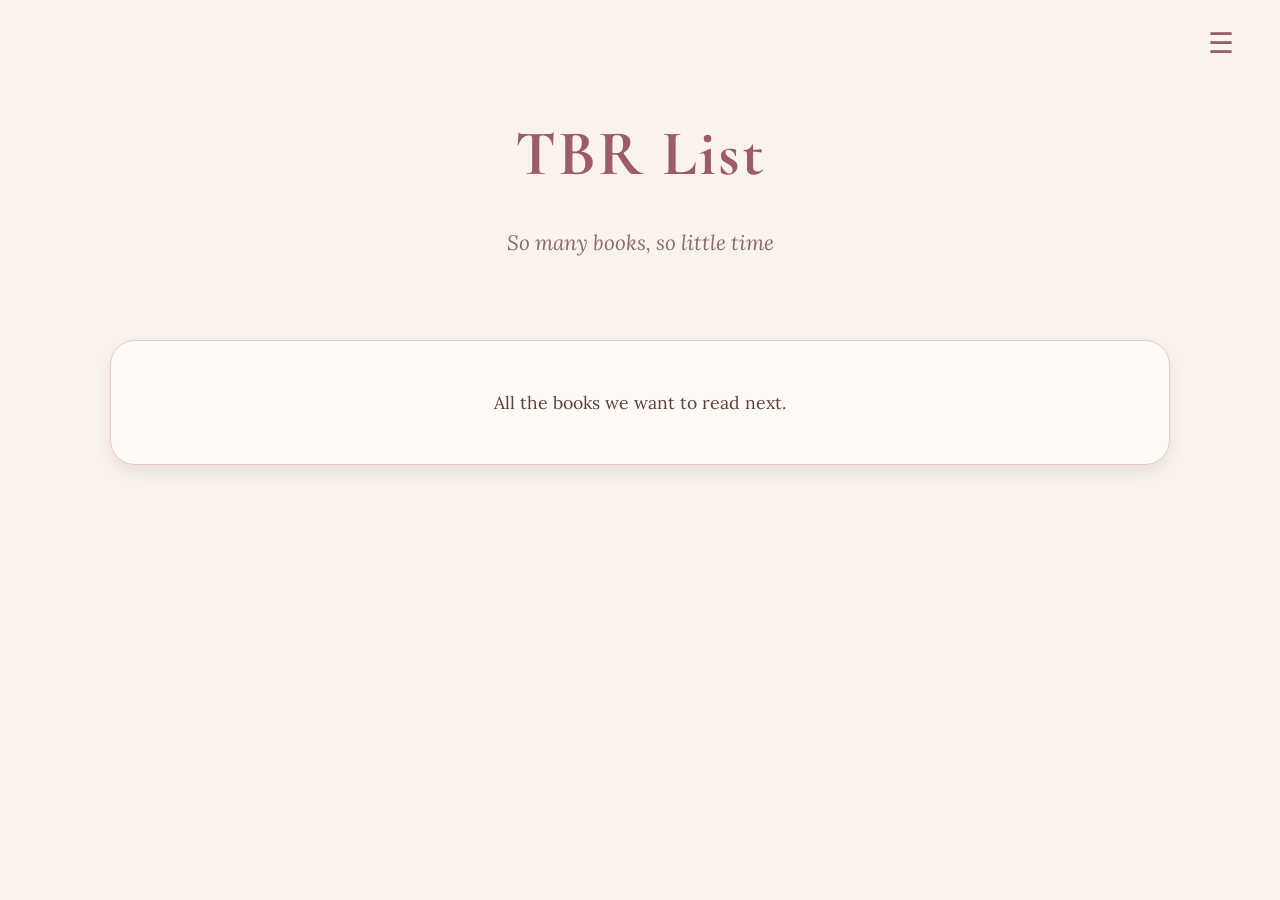
<file: tbr.html>
<!DOCTYPE html>
<html lang="it">
<head>
    <meta charset="UTF-8">
    <meta name="viewport" content="width=device-width, initial-scale=1.0">
    <title>TBR List | The Secret Shelf</title>
    <link rel="stylesheet" href="style.css">
</head>
<body>

    <header class="hero">
        <h1>TBR List</h1>
        <p class="subtitle">So many books, so little time</p>
    </header>

    <main>
        <section class="intro card">
            <p>All the books we want to read next.</p>
        </section>
    </main>

    <script src="menu.js"></script>
</body>
</html>
</file>
<file: style.css>
/* THE SECRET SHELF - Main Style */

@import url('https://fonts.googleapis.com/css2?family=Cormorant+Garamond:wght@500;600;700&family=Lora:wght@400;500&display=swap');


* {
    box-sizing: border-box;
}


body {
    margin: 0;
    padding: 0;
    background-color: #faf3ed;
    color: #5b4038;
    font-family: 'Lora', serif;
    line-height: 1.6;
}


/* Titolo principale */

.hero {
    text-align: center;
    padding: 60px 20px 40px;
}


.hero h1 {
    font-family: 'Cormorant Garamond', serif;
    font-size: 4rem;
    color: #9b5c68;
    margin-bottom: 10px;
    letter-spacing: 2px;
}


.subtitle {
    font-size: 1.3rem;
    font-style: italic;
    color: #8b6b62;
}



/* Contenitore generale */

main {
    max-width: 1100px;
    margin: auto;
    padding: 20px;
}


/* Card generali */

.card,
.book-card {
    background-color: #fffaf6;
    border: 1px solid #e6c9c1;
    border-radius: 25px;
    padding: 30px;
    box-shadow: 0 8px 20px rgba(120, 80, 70, 0.12);
}


/* Introduzione */

.intro {
    text-align: center;
    margin-bottom: 50px;
    font-size: 1.1rem;
}



/* Titoli sezioni */

h2 {
    font-family: 'Cormorant Garamond', serif;
    text-align: center;
    color: #9b5c68;
    font-size: 2.5rem;
    margin-bottom: 30px;
}



/* Currently Reading */

.reading-container {
    display: flex;
    gap: 30px;
    justify-content: center;
    flex-wrap: wrap;
}


.book-card {
    width: 320px;
    text-align: center;
}


.book-card h3 {
    font-family: 'Cormorant Garamond', serif;
    color: #9b5c68;
    font-size: 1.8rem;
}


/* Spazio copertina */

.cover-placeholder {
    height: 280px;
    background-color: #f3e2da;
    border: 2px dashed #d5a9a0;
    border-radius: 15px;

    display: flex;
    align-items: center;
    justify-content: center;

    color: #9b756c;
    font-style: italic;

    margin-bottom: 20px;
}


/* Note libro */

.notes {
    margin-top: 20px;
    padding: 15px;
    background-color: #fdf1eb;
    border-radius: 15px;
    font-style: italic;
}



/* About Us */

.about {
    margin-top: 50px;
    min-height: 250px;
    text-align: center;
}


.empty-space {
    color: #a88b82;
    font-style: italic;
}



/* Mobile */

@media (max-width: 700px) {

    .hero h1 {
        font-size: 3rem;
    }

    .book-card {
        width: 100%;
    }

}

/* Dropdown Menu */

.dropdown-menu {
    position: absolute;
    top: 25px;
    right: 40px;
    z-index: 10;
}


.menu-button {
    background: none;
    border: none;

    font-size: 1.8rem;

    color: #9b5c68;
    cursor: pointer;

    transition: 0.3s;
}


.menu-button:hover {
    color: #c47b86;
    transform: scale(1.1);
}


.dropdown-content {
    display: none;
    position: absolute;

    right: 0;
    top: 35px;

    background-color: #fffaf6;

    border: 1px solid #e6c9c1;
    border-radius: 15px;

    padding: 15px;

    width: 180px;

    box-shadow: 0 8px 20px rgba(120, 80, 70, 0.12);
}


.dropdown-content a {
    display: block;

    text-decoration: none;

    font-family: 'Lora', serif;
    color: #6d5048;

    padding: 8px;

    transition: 0.3s;
}


.dropdown-content a:hover {
    color: #9b5c68;
    padding-left: 15px;
}


.dropdown-menu:hover .dropdown-content {
    display: block;
}

/* Add book button */

.add-section {
    text-align: center;
    margin-bottom: 40px;
}


.add-button {

    background-color: #9b5c68;
    color: white;

    border: none;
    border-radius: 25px;

    padding: 12px 30px;

    font-family: 'Lora', serif;
    font-size: 1rem;

    cursor: pointer;

    transition: 0.3s;
}


.add-button:hover {

    background-color: #c47b86;

    transform: translateY(-3px);

}

/* Personal shelves layout */

.shelves-container {

    display: flex;
    gap: 40px;
    align-items: flex-start;

}


.shelf-section {

    flex: 1;

    background-color: #fffaf6;

    border: 1px solid #e6c9c1;

    border-radius: 25px;

    padding: 30px;

    box-shadow: 0 8px 20px rgba(120, 80, 70, 0.12);

}


.shelf-section .reading-container {

    display: block;

}


.shelf-section .book-card {

    width: 100%;
    margin-bottom: 25px;

}


@media (max-width: 800px) {

    .shelves-container {

        flex-direction: column;

    }

}

/* Add book form */

.book-form {
    background-color: #fdf1eb;
    border: 1px solid #e6c9c1;
    border-radius: 18px;
    padding: 20px;
    margin-bottom: 25px;
}

.book-form h3 {
    font-family: 'Cormorant Garamond', serif;
    color: #9b5c68;
    text-align: center;
    font-size: 1.6rem;
    margin-top: 0;
}

.book-form label {
    display: block;
    margin-bottom: 15px;
    font-size: 0.95rem;
}

.book-form input,
.book-form select,
.book-form textarea {
    display: block;
    width: 100%;
    margin-top: 6px;
    padding: 10px;
    font-family: 'Lora', serif;
    font-size: 0.95rem;
    color: #5b4038;
    background-color: #fffaf6;
    border: 1px solid #e6c9c1;
    border-radius: 10px;
}

.book-form textarea {
    resize: vertical;
}

.form-buttons {
    display: flex;
    justify-content: center;
    flex-wrap: wrap;
    gap: 10px;
}

.cancel-button {
    background: transparent;
    color: #9b5c68;
    border: 1px solid #d5a9a0;
    border-radius: 25px;
    padding: 12px 24px;
    font-family: 'Lora', serif;
    cursor: pointer;
}

.cancel-button:hover {
    background-color: #f3e2da;
}

/* Book covers uploaded by the user */

.shelf-section .cover-placeholder {
    overflow: hidden;
    width: 100%;
    max-width: 210px;
    height: 280px;
    margin: 0 auto 20px;
}

.shelf-section .cover-placeholder img {
    display: block;
    width: 100%;
    height: 100%;
    object-fit: cover;
}

.book-form[hidden] {
    display: none;
}

/* Edit and delete book buttons */

.book-actions {
    display: flex;
    justify-content: center;
    gap: 10px;
    margin-top: 18px;
    flex-wrap: wrap;
}

.edit-book-button,
.delete-book-button {
    padding: 8px 18px;
    border-radius: 20px;
    font-family: 'Lora', serif;
    font-size: 0.9rem;
    cursor: pointer;
    transition: 0.2s ease;
}

.edit-book-button {
    background-color: #f3e2da;
    color: #9b5c68;
    border: 1px solid #d5a9a0;
}

.delete-book-button {
    background-color: #fffaf6;
    color: #9b5c68;
    border: 1px solid #e6c9c1;
}

.edit-book-button:hover,
.delete-book-button:hover {
    transform: translateY(-2px);
    box-shadow: 0 4px 10px rgba(120, 80, 70, 0.12);
}
</file>
